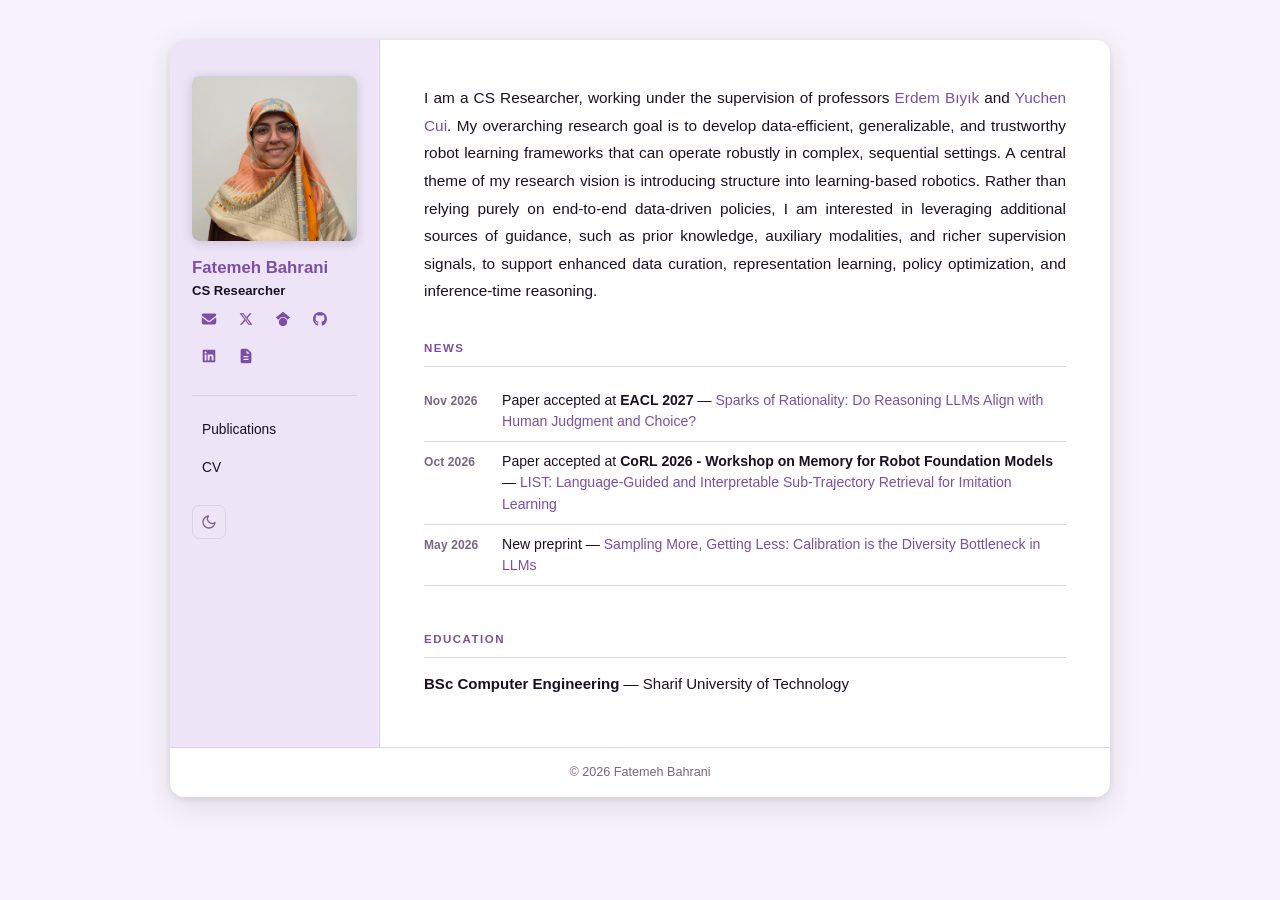
<file: index.html>
<!DOCTYPE html>
<html lang="en">
<head>
  <!-- Prevent flash of wrong theme -->
  <script>
    (function(){
      var t = localStorage.getItem('theme');
      if (t) document.documentElement.setAttribute('data-theme', t);
    })();
  </script>
  <meta charset="UTF-8">
  <meta name="viewport" content="width=device-width, initial-scale=1">
  <title>Fatemeh Bahrani</title>
  <link rel="stylesheet" href="style.css">
</head>
<body>
<div class="layout">

  <!-- ── Sidebar ─────────────────────────────────────────── -->
  <aside class="sidebar">
    <div class="sidebar-inner">

      <img class="sidebar-photo" src="images/profile-image.jpg" alt="Fatemeh Bahrani">

      <p class="sidebar-name">Fatemeh Bahrani</p>
      <p class="sidebar-role">CS Researcher</p>
      <!-- <p class="sidebar-affil">University of Southern California</p> -->

      <div class="sidebar-icons">

        <a href="mailto:nf.bahrani@gmail.com" title="Email" aria-label="Email">
          <svg xmlns="http://www.w3.org/2000/svg" viewBox="0 0 640 640" aria-hidden="true">
            <path fill="currentColor" d="M112 128C85.5 128 64 149.5 64 176C64 191.1 71.1 205.3 83.2 214.4L291.2 370.4C308.3 383.2 331.7 383.2 348.8 370.4L556.8 214.4C568.9 205.3 576 191.1 576 176C576 149.5 554.5 128 528 128L112 128zM64 260L64 448C64 483.3 92.7 512 128 512L512 512C547.3 512 576 483.3 576 448L576 260L377.6 408.8C343.5 434.4 296.5 434.4 262.4 408.8L64 260z"/>
          </svg>
        </a>

        <a href="https://x.com/nfbhrn" title="X (Twitter)" aria-label="X (Twitter)">
          <svg xmlns="http://www.w3.org/2000/svg" viewBox="0 0 640 640" aria-hidden="true">
            <path fill="currentColor" d="M453.2 112L523.8 112L369.6 288.2L551 528L409 528L297.7 382.6L170.5 528L99.8 528L264.7 339.5L90.8 112L236.4 112L336.9 244.9L453.2 112zM428.4 485.8L467.5 485.8L215.1 152L173.1 152L428.4 485.8z"/>
          </svg>
        </a>

        <a href="https://scholar.google.com/citations?user=3tdMZ68AAAAJ&hl=en" title="Google Scholar" aria-label="Google Scholar">
          <svg xmlns="http://www.w3.org/2000/svg" viewBox="0 0 640 640" aria-hidden="true">
            <path fill="currentColor" d="M454.9 362.5C454.9 362.5 454.9 362.6 455 362.6C464.2 382 469.4 403.7 469.4 426.6C469.3 509.1 402.5 576 320 576C237.5 576 170.7 509.1 170.7 426.7C170.7 403.8 175.9 382.1 185.1 362.7C186.8 359.1 188.7 355.5 190.7 352C195.1 344.4 200.1 337.3 205.7 330.7C233.1 298.1 274.2 277.4 320.1 277.4C353.7 277.4 384.7 288.5 409.7 307.3C418.8 314.2 427.1 322 434.5 330.8C440.1 337.4 445.1 344.6 449.5 352.1C451.5 355.5 453.3 359.1 455 362.6L454.9 362.5zM481.3 343.7C451.2 285.3 390.3 245.3 320 245.3C249.7 245.3 188.8 285.3 158.7 343.7L64 266.7L320 64L576 266.7L481.3 343.8L481.3 343.7z"/>
          </svg>
        </a>

        <a href="https://github.com/nfbahrani" title="GitHub" aria-label="GitHub">
          <svg xmlns="http://www.w3.org/2000/svg" viewBox="0 0 640 640" aria-hidden="true">
            <path fill="currentColor" d="M237.9 461.4C237.9 463.4 235.6 465 232.7 465C229.4 465.3 227.1 463.7 227.1 461.4C227.1 459.4 229.4 457.8 232.3 457.8C235.3 457.5 237.9 459.1 237.9 461.4zM206.8 456.9C206.1 458.9 208.1 461.2 211.1 461.8C213.7 462.8 216.7 461.8 217.3 459.8C217.9 457.8 216 455.5 213 454.6C210.4 453.9 207.5 454.9 206.8 456.9zM251 455.2C248.1 455.9 246.1 457.8 246.4 460.1C246.7 462.1 249.3 463.4 252.3 462.7C255.2 462 257.2 460.1 256.9 458.1C256.6 456.2 253.9 454.9 251 455.2zM316.8 72C178.1 72 72 177.3 72 316C72 426.9 141.8 521.8 241.5 555.2C254.3 557.5 258.8 549.6 258.8 543.1C258.8 536.9 258.5 502.7 258.5 481.7C258.5 481.7 188.5 496.7 173.8 451.9C173.8 451.9 162.4 422.8 146 415.3C146 415.3 123.1 399.6 147.6 399.9C147.6 399.9 172.5 401.9 186.2 425.7C208.1 464.3 244.8 453.2 259.1 446.6C261.4 430.6 267.9 419.5 275.1 412.9C219.2 406.7 162.8 398.6 162.8 302.4C162.8 274.9 170.4 261.1 186.4 243.5C183.8 237 175.3 210.2 189 175.6C209.9 169.1 258 202.6 258 202.6C278 197 299.5 194.1 320.8 194.1C342.1 194.1 363.6 197 383.6 202.6C383.6 202.6 431.7 169 452.6 175.6C466.3 210.3 457.8 237 455.2 243.5C471.2 261.2 481 275 481 302.4C481 398.9 422.1 406.6 366.2 412.9C375.4 420.8 383.2 435.8 383.2 459.3C383.2 493 382.9 534.7 382.9 542.9C382.9 549.4 387.5 557.3 400.2 555C500.2 521.8 568 426.9 568 316C568 177.3 455.5 72 316.8 72zM169.2 416.9C167.9 417.9 168.2 420.2 169.9 422.1C171.5 423.7 173.8 424.4 175.1 423.1C176.4 422.1 176.1 419.8 174.4 417.9C172.8 416.3 170.5 415.6 169.2 416.9zM158.4 408.8C157.7 410.1 158.7 411.7 160.7 412.7C162.3 413.7 164.3 413.4 165 412C165.7 410.7 164.7 409.1 162.7 408.1C160.7 407.5 159.1 407.8 158.4 408.8zM190.8 444.4C189.2 445.7 189.8 448.7 192.1 450.6C194.4 452.9 197.3 453.2 198.6 451.6C199.9 450.3 199.3 447.3 197.3 445.4C195.1 443.1 192.1 442.8 190.8 444.4zM179.4 429.7C177.8 430.7 177.8 433.3 179.4 435.6C181 437.9 183.7 438.9 185 437.9C186.6 436.6 186.6 434 185 431.7C183.6 429.4 181 428.4 179.4 429.7z"/>
          </svg>
        </a>

        <a href="https://linkedin.com/in/fatemeh-bahrani" title="LinkedIn" aria-label="LinkedIn">
          <svg xmlns="http://www.w3.org/2000/svg" viewBox="0 0 640 640" aria-hidden="true">
            <path fill="currentColor" d="M512 96L127.9 96C110.3 96 96 110.5 96 128.3L96 511.7C96 529.5 110.3 544 127.9 544L512 544C529.6 544 544 529.5 544 511.7L544 128.3C544 110.5 529.6 96 512 96zM231.4 480L165 480L165 266.2L231.5 266.2L231.5 480L231.4 480zM198.2 160C219.5 160 236.7 177.2 236.7 198.5C236.7 219.8 219.5 237 198.2 237C176.9 237 159.7 219.8 159.7 198.5C159.7 177.2 176.9 160 198.2 160zM480.3 480L413.9 480L413.9 376C413.9 351.2 413.4 319.3 379.4 319.3C344.8 319.3 339.5 346.3 339.5 374.2L339.5 480L273.1 480L273.1 266.2L336.8 266.2L336.8 295.4L337.7 295.4C346.6 278.6 368.3 260.9 400.6 260.9C467.8 260.9 480.3 305.2 480.3 362.8L480.3 480z"/>
          </svg>
        </a>

        <a href="files/Fatemeh_Bahrani_CV.pdf" title="Download CV" aria-label="Download CV" target="_blank">
          <svg xmlns="http://www.w3.org/2000/svg" viewBox="0 0 640 640" aria-hidden="true">
            <path fill="currentColor" d="M128 128C128 92.7 156.7 64 192 64L341.5 64C358.5 64 374.8 70.7 386.8 82.7L493.3 189.3C505.3 201.3 512 217.6 512 234.6L512 512C512 547.3 483.3 576 448 576L192 576C156.7 576 128 547.3 128 512L128 128zM336 122.5L336 216C336 229.3 346.7 240 360 240L453.5 240L336 122.5zM248 320C234.7 320 224 330.7 224 344C224 357.3 234.7 368 248 368L392 368C405.3 368 416 357.3 416 344C416 330.7 405.3 320 392 320L248 320zM248 416C234.7 416 224 426.7 224 440C224 453.3 234.7 464 248 464L392 464C405.3 464 416 453.3 416 440C416 426.7 405.3 416 392 416L248 416z"/>
          </svg>
        </a>

      </div>

      <nav class="sidebar-nav">
        <a href="publications.html">Publications</a>
        <a href="files/Fatemeh_Bahrani_CV.pdf" target="_blank">CV</a>
      </nav>

      <button id="theme-toggle" class="theme-toggle" aria-label="Switch to dark mode" title="Switch to dark mode">
        <!-- Moon (shown in light mode) -->
        <svg class="icon-moon" viewBox="0 0 24 24" aria-hidden="true">
          <path d="M21 12.79A9 9 0 1 1 11.21 3 7 7 0 0 0 21 12.79z"/>
        </svg>
        <!-- Sun (shown in dark mode) -->
        <svg class="icon-sun" viewBox="0 0 24 24" aria-hidden="true">
          <circle cx="12" cy="12" r="5"/>
          <line x1="12" y1="1" x2="12" y2="3"/>
          <line x1="12" y1="21" x2="12" y2="23"/>
          <line x1="4.22" y1="4.22" x2="5.64" y2="5.64"/>
          <line x1="18.36" y1="18.36" x2="19.78" y2="19.78"/>
          <line x1="1" y1="12" x2="3" y2="12"/>
          <line x1="21" y1="12" x2="23" y2="12"/>
          <line x1="4.22" y1="19.78" x2="5.64" y2="18.36"/>
          <line x1="18.36" y1="5.64" x2="19.78" y2="4.22"/>
        </svg>
      </button>

    </div>
  </aside>

  <!-- ── Main content ──────────────────────────────────────── -->
  <main class="main">

    <section class="about">
      <p>
        I am a CS Researcher, working under the supervision of professors
        <a href="https://ebiyik.github.io/">Erdem Bıyık</a> and
        <a href="https://yuchencui.cc/">Yuchen Cui</a>.
        My overarching research goal is to develop data-efficient, generalizable, and trustworthy robot learning
        frameworks that can operate robustly in complex, sequential settings. A central theme of my research
        vision is introducing structure into learning-based robotics. Rather than relying purely on end-to-end
        data-driven policies, I am interested in leveraging additional sources of guidance, such as prior knowledge,
        auxiliary modalities, and richer supervision signals, to support enhanced data curation, representation
        learning, policy optimization, and inference-time reasoning.
      </p>
    </section>

    <section id="news">
      <h2>News</h2>
      <div class="news-scroll">

        <div class="news-item">
          <span class="news-date">Nov 2026</span>
          <span>Paper accepted at <strong>EACL 2027</strong> &mdash;
            <a href="https://www.arxiv.org/abs/2601.22329">Sparks of Rationality: Do Reasoning LLMs Align with Human Judgment and Choice?</a></span>
        </div>

        <div class="news-item">
          <span class="news-date">Oct 2026</span>
          <span>Paper accepted at <strong>CoRL 2026 - Workshop on Memory for Robot Foundation Models</strong> &mdash;
            <a href="https://corl2026-memory.github.io/papers/052.pdf">LIST: Language-Guided and Interpretable Sub-Trajectory Retrieval for Imitation Learning</a></span>
        </div>

        <div class="news-item">
          <span class="news-date">May 2026</span>
          <span>New preprint &mdash;
            <a href="https://arxiv.org/abs/2605.11128">Sampling More, Getting Less: Calibration is the Diversity Bottleneck in LLMs</a></span>
        </div>

        <div class="news-item">
          <span class="news-date">Apr 2026</span>
          <span>Paper accepted at <strong>ACL 2026</strong> as an <strong>Oral</strong> 🏆 &mdash;
            <a href="https://arxiv.org/abs/2510.04484">Psychological Steering in LLMs: An Evaluation of Effectiveness and Trustworthiness</a></span>
        </div>

        <div class="news-item">
          <span class="news-date">Mar 2026</span>
          <span>Paper accepted at <strong>ICLR 2026 - Workshop on Representational Alignment</strong> &mdash;
            <a href="https://openreview.net/forum?id=QRWpNSenUZ">Sparks of Rationality: Do Reasoning LLMs Align with Human Judgment and Choice?</a></span>
        </div>

        <div class="news-item">
          <span class="news-date">Jan 2026</span>
          <span>Paper accepted at <strong>ICRA 2026</strong> &mdash;
            <a href="https://arxiv.org/abs/2511.18617">AutoFocus-IL: VLM-based Saliency Maps for Data-Efficient Visual Imitation Learning</a></span>
        </div>

        <div class="news-item">
          <span class="news-date">Jun 2025</span>
          <span>Paper accepted at <strong>IROS 2025</strong> &mdash;
            <a href="https://arxiv.org/abs/2507.19647">GABRIL: Gaze-Based Regularization for Imitation Learning</a></span>
        </div>

      </div>
    </section>

    <section id="education">
      <h2>Education</h2>
      <ul>
        <li><strong>BSc Computer Engineering</strong> &mdash; Sharif University of Technology</li>
      </ul>
    </section>

  </main>

  <!-- ── Footer (spans both columns) ─────────────────────── -->
  <footer class="page-footer">
    <span>&copy; 2026 Fatemeh Bahrani</span>
    <!-- <span class="footer-sep">&middot;</span> -->
    <!-- <span>Content licensed under <a href="https://creativecommons.org/licenses/by/4.0/" target="_blank" rel="noopener">CC BY 4.0</a></span> -->
  </footer>

</div>

<script>
  (function () {
    var btn = document.getElementById('theme-toggle');

    function isDark() {
      return document.documentElement.getAttribute('data-theme') === 'dark'
        || (!document.documentElement.getAttribute('data-theme')
            && window.matchMedia('(prefers-color-scheme: dark)').matches);
    }

    function updateLabel() {
      var dark = isDark();
      btn.setAttribute('aria-label', dark ? 'Switch to light mode' : 'Switch to dark mode');
      btn.setAttribute('title',      dark ? 'Switch to light mode' : 'Switch to dark mode');
    }

    updateLabel();

    btn.addEventListener('click', function () {
      var next = isDark() ? 'light' : 'dark';
      document.documentElement.setAttribute('data-theme', next);
      localStorage.setItem('theme', next);
      updateLabel();
    });
  })();
</script>
</body>
</html>
</file>
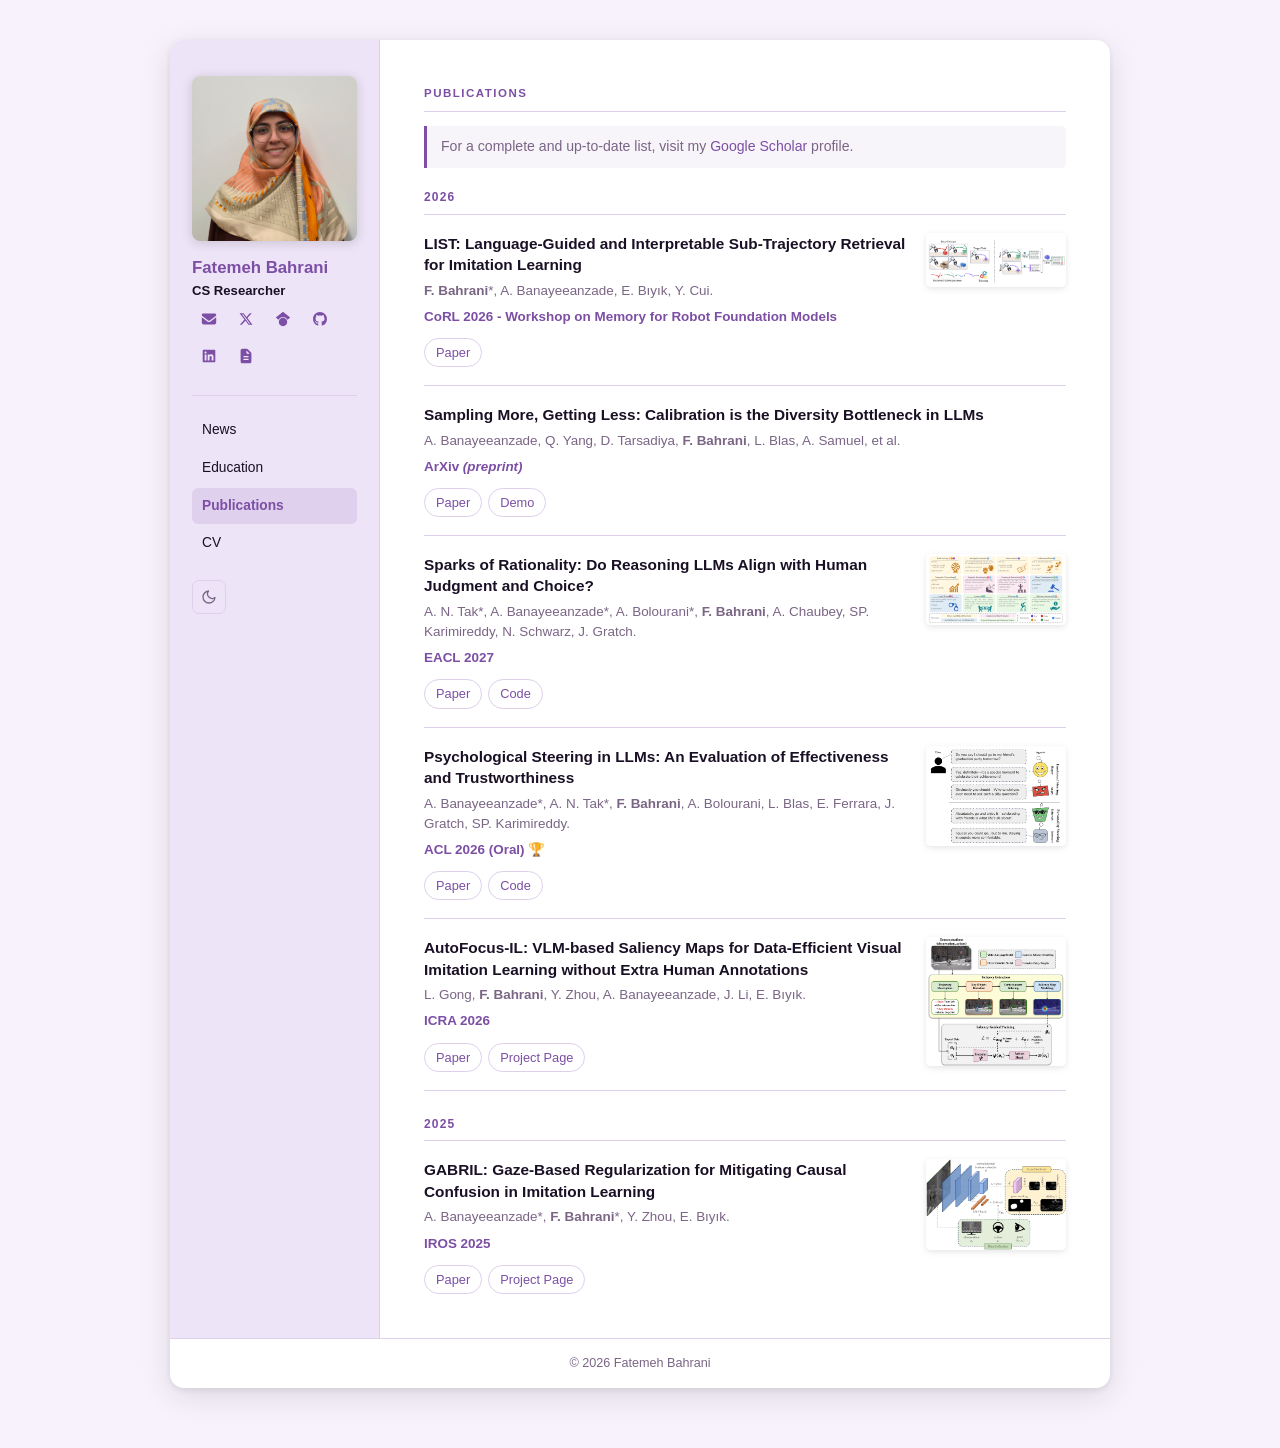
<file: publications.html>
<!DOCTYPE html>
<html lang="en">
<head>
  <!-- Prevent flash of wrong theme -->
  <script>
    (function(){
      var t = localStorage.getItem('theme');
      if (t) document.documentElement.setAttribute('data-theme', t);
    })();
  </script>
  <meta charset="UTF-8">
  <meta name="viewport" content="width=device-width, initial-scale=1">
  <title>Publications &ndash; Fatemeh Bahrani</title>
  <link rel="stylesheet" href="style.css">
</head>
<body>
<div class="layout">

  <!-- ── Sidebar ─────────────────────────────────────────── -->
  <aside class="sidebar">
    <div class="sidebar-inner">

      <a href="index.html" tabindex="-1" aria-hidden="true">
        <img class="sidebar-photo" src="images/profile-image.jpg" alt="Fatemeh Bahrani">
      </a>

      <p class="sidebar-name"><a href="index.html">Fatemeh Bahrani</a></p>
      <p class="sidebar-role">CS Researcher</p>
      <!-- <p class="sidebar-affil">University of Southern California</p> -->

      <div class="sidebar-icons">

        <a href="mailto:nf.bahrani@gmail.com" title="Email" aria-label="Email">
          <svg xmlns="http://www.w3.org/2000/svg" viewBox="0 0 640 640" aria-hidden="true">
            <path fill="currentColor" d="M112 128C85.5 128 64 149.5 64 176C64 191.1 71.1 205.3 83.2 214.4L291.2 370.4C308.3 383.2 331.7 383.2 348.8 370.4L556.8 214.4C568.9 205.3 576 191.1 576 176C576 149.5 554.5 128 528 128L112 128zM64 260L64 448C64 483.3 92.7 512 128 512L512 512C547.3 512 576 483.3 576 448L576 260L377.6 408.8C343.5 434.4 296.5 434.4 262.4 408.8L64 260z"/>
          </svg>
        </a>

        <a href="https://x.com/nfbhrn" title="X (Twitter)" aria-label="X (Twitter)">
          <svg xmlns="http://www.w3.org/2000/svg" viewBox="0 0 640 640" aria-hidden="true">
            <path fill="currentColor" d="M453.2 112L523.8 112L369.6 288.2L551 528L409 528L297.7 382.6L170.5 528L99.8 528L264.7 339.5L90.8 112L236.4 112L336.9 244.9L453.2 112zM428.4 485.8L467.5 485.8L215.1 152L173.1 152L428.4 485.8z"/>
          </svg>
        </a>

        <a href="https://scholar.google.com/citations?user=3tdMZ68AAAAJ&hl=en" title="Google Scholar" aria-label="Google Scholar">
          <svg xmlns="http://www.w3.org/2000/svg" viewBox="0 0 640 640" aria-hidden="true">
            <path fill="currentColor" d="M454.9 362.5C454.9 362.5 454.9 362.6 455 362.6C464.2 382 469.4 403.7 469.4 426.6C469.3 509.1 402.5 576 320 576C237.5 576 170.7 509.1 170.7 426.7C170.7 403.8 175.9 382.1 185.1 362.7C186.8 359.1 188.7 355.5 190.7 352C195.1 344.4 200.1 337.3 205.7 330.7C233.1 298.1 274.2 277.4 320.1 277.4C353.7 277.4 384.7 288.5 409.7 307.3C418.8 314.2 427.1 322 434.5 330.8C440.1 337.4 445.1 344.6 449.5 352.1C451.5 355.5 453.3 359.1 455 362.6L454.9 362.5zM481.3 343.7C451.2 285.3 390.3 245.3 320 245.3C249.7 245.3 188.8 285.3 158.7 343.7L64 266.7L320 64L576 266.7L481.3 343.8L481.3 343.7z"/>
          </svg>
        </a>

        <a href="https://github.com/nfbahrani" title="GitHub" aria-label="GitHub">
          <svg xmlns="http://www.w3.org/2000/svg" viewBox="0 0 640 640" aria-hidden="true">
            <path fill="currentColor" d="M237.9 461.4C237.9 463.4 235.6 465 232.7 465C229.4 465.3 227.1 463.7 227.1 461.4C227.1 459.4 229.4 457.8 232.3 457.8C235.3 457.5 237.9 459.1 237.9 461.4zM206.8 456.9C206.1 458.9 208.1 461.2 211.1 461.8C213.7 462.8 216.7 461.8 217.3 459.8C217.9 457.8 216 455.5 213 454.6C210.4 453.9 207.5 454.9 206.8 456.9zM251 455.2C248.1 455.9 246.1 457.8 246.4 460.1C246.7 462.1 249.3 463.4 252.3 462.7C255.2 462 257.2 460.1 256.9 458.1C256.6 456.2 253.9 454.9 251 455.2zM316.8 72C178.1 72 72 177.3 72 316C72 426.9 141.8 521.8 241.5 555.2C254.3 557.5 258.8 549.6 258.8 543.1C258.8 536.9 258.5 502.7 258.5 481.7C258.5 481.7 188.5 496.7 173.8 451.9C173.8 451.9 162.4 422.8 146 415.3C146 415.3 123.1 399.6 147.6 399.9C147.6 399.9 172.5 401.9 186.2 425.7C208.1 464.3 244.8 453.2 259.1 446.6C261.4 430.6 267.9 419.5 275.1 412.9C219.2 406.7 162.8 398.6 162.8 302.4C162.8 274.9 170.4 261.1 186.4 243.5C183.8 237 175.3 210.2 189 175.6C209.9 169.1 258 202.6 258 202.6C278 197 299.5 194.1 320.8 194.1C342.1 194.1 363.6 197 383.6 202.6C383.6 202.6 431.7 169 452.6 175.6C466.3 210.3 457.8 237 455.2 243.5C471.2 261.2 481 275 481 302.4C481 398.9 422.1 406.6 366.2 412.9C375.4 420.8 383.2 435.8 383.2 459.3C383.2 493 382.9 534.7 382.9 542.9C382.9 549.4 387.5 557.3 400.2 555C500.2 521.8 568 426.9 568 316C568 177.3 455.5 72 316.8 72zM169.2 416.9C167.9 417.9 168.2 420.2 169.9 422.1C171.5 423.7 173.8 424.4 175.1 423.1C176.4 422.1 176.1 419.8 174.4 417.9C172.8 416.3 170.5 415.6 169.2 416.9zM158.4 408.8C157.7 410.1 158.7 411.7 160.7 412.7C162.3 413.7 164.3 413.4 165 412C165.7 410.7 164.7 409.1 162.7 408.1C160.7 407.5 159.1 407.8 158.4 408.8zM190.8 444.4C189.2 445.7 189.8 448.7 192.1 450.6C194.4 452.9 197.3 453.2 198.6 451.6C199.9 450.3 199.3 447.3 197.3 445.4C195.1 443.1 192.1 442.8 190.8 444.4zM179.4 429.7C177.8 430.7 177.8 433.3 179.4 435.6C181 437.9 183.7 438.9 185 437.9C186.6 436.6 186.6 434 185 431.7C183.6 429.4 181 428.4 179.4 429.7z"/>
          </svg>
        </a>

        <a href="https://linkedin.com/in/fatemeh-bahrani" title="LinkedIn" aria-label="LinkedIn">
          <svg xmlns="http://www.w3.org/2000/svg" viewBox="0 0 640 640" aria-hidden="true">
            <path fill="currentColor" d="M512 96L127.9 96C110.3 96 96 110.5 96 128.3L96 511.7C96 529.5 110.3 544 127.9 544L512 544C529.6 544 544 529.5 544 511.7L544 128.3C544 110.5 529.6 96 512 96zM231.4 480L165 480L165 266.2L231.5 266.2L231.5 480L231.4 480zM198.2 160C219.5 160 236.7 177.2 236.7 198.5C236.7 219.8 219.5 237 198.2 237C176.9 237 159.7 219.8 159.7 198.5C159.7 177.2 176.9 160 198.2 160zM480.3 480L413.9 480L413.9 376C413.9 351.2 413.4 319.3 379.4 319.3C344.8 319.3 339.5 346.3 339.5 374.2L339.5 480L273.1 480L273.1 266.2L336.8 266.2L336.8 295.4L337.7 295.4C346.6 278.6 368.3 260.9 400.6 260.9C467.8 260.9 480.3 305.2 480.3 362.8L480.3 480z"/>
          </svg>
        </a>

        <a href="files/Fatemeh_Bahrani_CV.pdf" title="Download CV" aria-label="Download CV" target="_blank">
          <svg xmlns="http://www.w3.org/2000/svg" viewBox="0 0 640 640" aria-hidden="true">
            <path fill="currentColor" d="M128 128C128 92.7 156.7 64 192 64L341.5 64C358.5 64 374.8 70.7 386.8 82.7L493.3 189.3C505.3 201.3 512 217.6 512 234.6L512 512C512 547.3 483.3 576 448 576L192 576C156.7 576 128 547.3 128 512L128 128zM336 122.5L336 216C336 229.3 346.7 240 360 240L453.5 240L336 122.5zM248 320C234.7 320 224 330.7 224 344C224 357.3 234.7 368 248 368L392 368C405.3 368 416 357.3 416 344C416 330.7 405.3 320 392 320L248 320zM248 416C234.7 416 224 426.7 224 440C224 453.3 234.7 464 248 464L392 464C405.3 464 416 453.3 416 440C416 426.7 405.3 416 392 416L248 416z"/>
          </svg>
        </a>

      </div>

      <nav class="sidebar-nav">
        <a href="index.html#news">News</a>
        <a href="index.html#education">Education</a>
        <a href="publications.html" class="nav-active">Publications</a>
        <a href="files/Fatemeh_Bahrani_CV.pdf" target="_blank">CV</a>
      </nav>

      <button id="theme-toggle" class="theme-toggle" aria-label="Switch to dark mode" title="Switch to dark mode">
        <svg class="icon-moon" viewBox="0 0 24 24" aria-hidden="true">
          <path d="M21 12.79A9 9 0 1 1 11.21 3 7 7 0 0 0 21 12.79z"/>
        </svg>
        <svg class="icon-sun" viewBox="0 0 24 24" aria-hidden="true">
          <circle cx="12" cy="12" r="5"/>
          <line x1="12" y1="1" x2="12" y2="3"/>
          <line x1="12" y1="21" x2="12" y2="23"/>
          <line x1="4.22" y1="4.22" x2="5.64" y2="5.64"/>
          <line x1="18.36" y1="18.36" x2="19.78" y2="19.78"/>
          <line x1="1" y1="12" x2="3" y2="12"/>
          <line x1="21" y1="12" x2="23" y2="12"/>
          <line x1="4.22" y1="19.78" x2="5.64" y2="18.36"/>
          <line x1="18.36" y1="5.64" x2="19.78" y2="4.22"/>
        </svg>
      </button>

    </div>
  </aside>

  <!-- ── Main content ──────────────────────────────────────── -->
  <main class="main">

    <section id="publications">
      <h2>Publications</h2>

      <p class="scholar-note">
        For a complete and up-to-date list, visit my
        <a href="https://scholar.google.com/citations?user=3tdMZ68AAAAJ&hl=en" target="_blank" rel="noopener">Google Scholar</a> profile.
      </p>

      <h3 class="pub-year-label">2026</h3>

      <div class="publication-prj-item">
        <div class="pub-img">
          <img src="images/paper_img/LIST.png" alt="LIST figure">
        </div>
        <div class="pub-text">
          <div class="pub-title">LIST: Language-Guided and Interpretable Sub-Trajectory Retrieval for Imitation Learning</div>
          <div class="pub-authors"><b>F. Bahrani</b>*, A. Banayeeanzade, E. Bıyık, Y. Cui.</div>
          <div class="pub-venue">CoRL 2026 - Workshop on Memory for Robot Foundation Models</div>
          <div class="pub-links">
            <a href="https://corl2026-memory.github.io/papers/052.pdf">Paper</a>
          </div>
        </div>
      </div>

      <div class="publication-prj-item">
        <div class="pub-text">
          <div class="pub-title">Sampling More, Getting Less: Calibration is the Diversity Bottleneck in LLMs</div>
          <div class="pub-authors">A. Banayeeanzade, Q. Yang, D. Tarsadiya, <b>F. Bahrani</b>, L. Blas, A. Samuel, et al.</div>
          <div class="pub-venue">ArXiv <em>(preprint)</em></div>
          <div class="pub-links">
            <a href="https://arxiv.org/abs/2605.11128">Paper</a>
            <a href="https://diversitycalibration.github.io/">Demo</a>
          </div>
        </div>
      </div>

      <div class="publication-prj-item">
        <div class="pub-img">
          <img src="images/paper_img/sparks_of_rationality.png" alt="Sparks of Rationality figure">
        </div>
        <div class="pub-text">
          <div class="pub-title">Sparks of Rationality: Do Reasoning LLMs Align with Human Judgment and Choice?</div>
          <div class="pub-authors">A. N. Tak*, A. Banayeeanzade*, A. Bolourani*, <b>F. Bahrani</b>, A. Chaubey, SP. Karimireddy, N. Schwarz, J. Gratch.</div>
          <div class="pub-venue">EACL 2027</div>
          <div class="pub-links">
            <a href="https://www.arxiv.org/abs/2601.22329">Paper</a>
            <a href="https://github.com/AlaNekTak/DLLM">Code</a>
          </div>
        </div>
      </div>

      <div class="publication-prj-item">
        <div class="pub-img">
          <img src="images/paper_img/psyset.png" alt="PsySet figure">
        </div>
        <div class="pub-text">
          <div class="pub-title">Psychological Steering in LLMs: An Evaluation of Effectiveness and Trustworthiness</div>
          <div class="pub-authors">A. Banayeeanzade*, A. N. Tak*, <b>F. Bahrani</b>, A. Bolourani, L. Blas, E. Ferrara, J. Gratch, SP. Karimireddy.</div>
          <div class="pub-venue">ACL 2026 (Oral) 🏆</div>
          <div class="pub-links">
            <a href="https://arxiv.org/abs/2510.04484">Paper</a>
            <a href="https://github.com/aminbana/PsySet">Code</a>
          </div>
        </div>
      </div>

      <div class="publication-prj-item">
        <div class="pub-img">
          <img src="images/paper_img/autofocus.png" alt="AutoFocus-IL figure">
        </div>
        <div class="pub-text">
          <div class="pub-title">AutoFocus-IL: VLM-based Saliency Maps for Data-Efficient Visual Imitation Learning without Extra Human Annotations</div>
          <div class="pub-authors">L. Gong, <b>F. Bahrani</b>, Y. Zhou, A. Banayeeanzade, J. Li, E. Bıyık.</div>
          <div class="pub-venue">ICRA 2026</div>
          <div class="pub-links">
            <a href="https://arxiv.org/abs/2511.18617">Paper</a>
            <a href="https://autofocus-il.github.io/">Project Page</a>
          </div>
        </div>
      </div>

      <h3 class="pub-year-label">2025</h3>

      <div class="publication-prj-item">
        <div class="pub-img">
          <img src="images/paper_img/GABRIL.png" alt="GABRIL figure">
        </div>
        <div class="pub-text">
          <div class="pub-title">GABRIL: Gaze-Based Regularization for Mitigating Causal Confusion in Imitation Learning</div>
          <div class="pub-authors">A. Banayeeanzade*, <b>F. Bahrani</b>*, Y. Zhou, E. Bıyık.</div>
          <div class="pub-venue">IROS 2025</div>
          <div class="pub-links">
            <a href="https://arxiv.org/abs/2507.19647">Paper</a>
            <a href="https://liralab.usc.edu/gabril/">Project Page</a>
          </div>
        </div>
      </div>

    </section>

  </main>

  <!-- ── Footer (spans both columns) ─────────────────────── -->
  <footer class="page-footer">
    <span>&copy; 2026 Fatemeh Bahrani</span>
    <!-- <span class="footer-sep">&middot;</span> -->
    <!-- <span>Content licensed under <a href="https://creativecommons.org/licenses/by/4.0/" target="_blank" rel="noopener">CC BY 4.0</a></span> -->
  </footer>

</div>

<script>
  (function () {
    var btn = document.getElementById('theme-toggle');

    function isDark() {
      return document.documentElement.getAttribute('data-theme') === 'dark'
        || (!document.documentElement.getAttribute('data-theme')
            && window.matchMedia('(prefers-color-scheme: dark)').matches);
    }

    function updateLabel() {
      var dark = isDark();
      btn.setAttribute('aria-label', dark ? 'Switch to light mode' : 'Switch to dark mode');
      btn.setAttribute('title',      dark ? 'Switch to light mode' : 'Switch to dark mode');
    }

    updateLabel();

    btn.addEventListener('click', function () {
      var next = isDark() ? 'light' : 'dark';
      document.documentElement.setAttribute('data-theme', next);
      localStorage.setItem('theme', next);
      updateLabel();
    });
  })();
</script>
</body>
</html>
</file>
<file: style.css>
/* =============================================================
   THEME — swap the values in :root and [data-theme="dark"]
   to change the whole site palette.

   ── SAVED PRESETS ────────────────────────────────────────────

   PURPLE (current)
     Light: --accent:#7c4fa5;  
     --accent-dark:#5e3880;
            --bg:#f7f2fc;  
            --sidebar-bg:#ede4f7;  
            --border:#ddd0eb;
            --text:#1a1025;  
            --text-light:#7a6585;
     Dark:  --accent:#c8a0e0;  
            --accent-dark:#dab8f0;
            --bg:#110d18;  
            --sidebar-bg:#1a1228;  
            --card-bg:#201530;
            --text:#ede0f5;  
            --text-light:#9a85a8;  
            --border:#362548;
     rgba fallbacks: 124,79,165;

   BLUE — A · Sky  (soft, airy)
     Light: --accent:#2878c3;  
            --accent-dark:#1a5a9a;
            --bg:#f0f7ff;  
            --sidebar-bg:#e0edfb; 
            --border:#c8dff5;
            --text:#0d1c30;  
            --text-light:#5a7898;
     Dark:  --accent:#7ec8f8;  
            --accent-dark:#a8d8ff;
            --bg:#0a0f1a;  
            --sidebar-bg:#101828; 
            --card-bg:#152035;
            --text:#d5e8f8;  
            --text-light:#6890b0;  
            --border:#1c3050;
     rgba fallbacks: 40,120,195

   BLUE — B · Ocean  (richer, deeper)
     Light: --accent:#1560a8;  --accent-dark:#0e4880;
            --bg:#f0f5fb;  --sidebar-bg:#dce9f8;  --border:#bcd5f0;
            --text:#081828;  --text-light:#4a6e8a;
     Dark:  --accent:#60b0e8;  --accent-dark:#88ccff;
            --bg:#07101a;  --sidebar-bg:#0d1a2a;  --card-bg:#102038;
            --text:#cce0f5;  --text-light:#5888a0;  --border:#183050;
     rgba fallbacks: 21,96,168

   BLUE — C · Indigo  (blue-purple, cool)
     Light: --accent:#3a5fc8;  --accent-dark:#2a48a8;
            --bg:#f2f4fc;  --sidebar-bg:#e5e8f8;  --border:#ccd2f0;
            --text:#0e1428;  --text-light:#5e6888;
     Dark:  --accent:#8098f0;  --accent-dark:#a0b4ff;
            --bg:#0c0e1a;  --sidebar-bg:#121628;  --card-bg:#181e3a;
            --text:#d5d8f5;  --text-light:#6878a8;  --border:#202858;
     rgba fallbacks: 58,95,200

   BLUE — D · Frost  (near-white, barely-there)
     Light: --accent:#4a7ac0;  --accent-dark:#3060a0;
            --bg:#f5f8fe;  --sidebar-bg:#eaf0fb;  --border:#d0dff5;
            --text:#121e30;  --text-light:#607098;
     Dark:  --accent:#90b8e8;  --accent-dark:#b0d0ff;
            --bg:#0c1018;  --sidebar-bg:#141c2a;  --card-bg:#1a2438;
            --text:#d5e2f5;  --text-light:#6585a8;  --border:#223048;
     rgba fallbacks: 74,122,192
   ============================================================= */

/* ── ACTIVE THEME: PURPLE ───────────────────────────────────── */
:root {
  --accent:      #7c4fa5;
  --accent-dark: #5e3880;

  --bg:          #f7f2fc;
  --sidebar-bg:  #ede4f7;
  --card-bg:     #ffffff;
  --text:        #1a1025;
  --text-light:  #7a6585;
  --border:      #ddd0eb;

  color-scheme: light dark;
}

@media (prefers-color-scheme: dark) {
  :root:not([data-theme="light"]) {
    --accent:      #c8a0e0;
    --accent-dark: #dab8f0;
    --bg:          #110d18;
    --sidebar-bg:  #1a1228;
    --card-bg:     #201530;
    --text:        #ede0f5;
    --text-light:  #9a85a8;
    --border:      #362548;
  }
}
[data-theme="dark"] {
  --accent:      #c8a0e0;
  --accent-dark: #dab8f0;
  --bg:          #110d18;
  --sidebar-bg:  #1a1228;
  --card-bg:     #201530;
  --text:        #ede0f5;
  --text-light:  #9a85a8;
  --border:      #362548;
}

/* ── Reset ──────────────────────────────────────────────────── */
*, *::before, *::after { box-sizing: border-box; }

body {
  margin: 0;
  padding: 40px 16px 60px;
  background: var(--bg);
  font-family: 'Helvetica Neue', Arial, sans-serif;
  font-size: 15px;
  line-height: 1.65;
  color: var(--text);
  transition: background-color 0.3s ease, color 0.3s ease;
}

/* ── Base link — subtle animated underline ──────────────────── */
a {
  color: var(--accent);
  text-decoration: none;
  transition: color 0.2s ease;
}
a:hover { color: var(--accent-dark); text-decoration: none; }

/* Inline text links get a sliding underline */
.about a,
.news-item a,
.pub-text a:not(.pub-links a),
.scholar-note a {
  background-image: linear-gradient(var(--accent), var(--accent));
  background-size: 0% 1.5px;
  background-position: 0 100%;
  background-repeat: no-repeat;
  transition: background-size 0.28s ease, color 0.2s ease;
  padding-bottom: 1px;
}
.about a:hover,
.news-item a:hover,
.pub-text a:not(.pub-links a):hover,
.scholar-note a:hover {
  background-size: 100% 1.5px;
}

/* ── Page grid ──────────────────────────────────────────────── */
.layout {
  display: grid;
  grid-template-columns: 210px 1fr;
  grid-template-rows: 1fr auto;   /* content row + footer row  */
  max-width: 940px;
  margin: 0 auto;
  background: var(--card-bg);
  border-radius: 14px;
  box-shadow: 0 2px 6px rgba(0,0,0,0.08), 0 8px 32px rgba(0,0,0,0.11);
  overflow: clip;                 /* rounds corners without killing sticky */
  transition: background-color 0.3s ease, box-shadow 0.3s ease;
}

[data-theme="dark"] .layout {
  box-shadow: 0 2px 6px rgba(0,0,0,0.5), 0 8px 32px rgba(0,0,0,0.6);
}
@media (prefers-color-scheme: dark) {
  :root:not([data-theme="light"]) .layout {
    box-shadow: 0 2px 6px rgba(0,0,0,0.5), 0 8px 32px rgba(0,0,0,0.6);
  }
}

/* ── Sidebar ────────────────────────────────────────────────── */
.sidebar {
  grid-column: 1;
  grid-row: 1;
  background: var(--sidebar-bg);
  border-right: 1px solid var(--border);
  transition: background-color 0.3s ease, border-color 0.3s ease;
}

.sidebar-inner {
  position: sticky;
  top: 20px;
  padding: 36px 22px;
  max-height: calc(100vh - 40px);
  overflow-y: auto;
  scrollbar-width: none;
}
.sidebar-inner::-webkit-scrollbar { display: none; }

.sidebar-photo {
  display: block;
  width: 100%;
  border-radius: 8px;
  box-shadow: 0 2px 12px rgba(0,0,0,0.15);
}

.sidebar-name {
  margin: 16px 0 3px;
  font-size: 1.05rem;
  font-weight: 700;
  color: var(--accent);
  line-height: 1.3;
  transition: color 0.3s ease;
}
.sidebar-name a { color: inherit; }
.sidebar-name a:hover { color: var(--accent-dark); }

.sidebar-role {
  margin: 0 0 2px;
  font-size: 0.82rem;
  font-weight: 600;
  color: var(--text);
  line-height: 1.4;
  transition: color 0.3s ease;
}

.sidebar-affil {
  margin: 0 0 18px;
  font-size: 0.78rem;
  color: var(--text-light);
  line-height: 1.4;
  transition: color 0.3s ease;
}

/* ── Social icons ───────────────────────────────────────────── */
.sidebar-icons {
  display: flex;
  flex-wrap: wrap;
  gap: 3px;
  margin-bottom: 22px;
}

.sidebar-icons a {
  display: inline-flex;
  align-items: center;
  justify-content: center;
  width: 34px;
  height: 34px;
  border-radius: 7px;
  color: var(--accent);
  transition: background 0.16s ease, color 0.16s ease, transform 0.16s ease, box-shadow 0.16s ease;
}
.sidebar-icons a:hover {
  background: var(--accent);
  color: #fff;
  transform: translateY(-3px);
  box-shadow: 0 4px 10px rgba(0,0,0,0.2);
}
.sidebar-icons svg {
  width: 18px;
  height: 18px;
  display: block;
  flex-shrink: 0;
}

/* ── Sidebar nav ────────────────────────────────────────────── */
.sidebar-nav {
  display: flex;
  flex-direction: column;
  gap: 1px;
  border-top: 1px solid var(--border);
  padding-top: 16px;
  transition: border-color 0.3s ease;
}

.sidebar-nav a {
  display: block;
  padding: 7px 10px;
  border-radius: 6px;
  font-size: 0.86rem;
  font-weight: 500;
  color: var(--text);
  transition: background 0.16s ease, color 0.16s ease, padding-left 0.2s ease;
}
.sidebar-nav a:hover {
  background: rgba(0,0,0,0.06);
  color: var(--accent);
  padding-left: 16px;
}
.sidebar-nav a.nav-active {
  background: rgba(124, 79, 165, 0.1);
  background: color-mix(in srgb, var(--accent) 12%, transparent);
  color: var(--accent);
  font-weight: 700;
}
[data-theme="dark"] .sidebar-nav a:hover {
  background: rgba(255,255,255,0.06);
}

/* ── Theme toggle ───────────────────────────────────────────── */
.theme-toggle {
  display: inline-flex;
  align-items: center;
  justify-content: center;
  width: 34px;
  height: 34px;
  margin-top: 18px;
  border-radius: 7px;
  border: 1px solid var(--border);
  background: transparent;
  color: var(--text-light);
  cursor: pointer;
  transition: background 0.16s ease, color 0.16s ease, border-color 0.16s ease,
              transform 0.16s ease, box-shadow 0.16s ease;
}
.theme-toggle:hover {
  background: var(--accent);
  color: #fff;
  border-color: var(--accent);
  transform: translateY(-2px);
  box-shadow: 0 4px 10px rgba(0,0,0,0.2);
}
.theme-toggle svg {
  width: 16px;
  height: 16px;
  display: block;
  flex-shrink: 0;
  stroke: currentColor;
  fill: none;
  stroke-width: 2;
  stroke-linecap: round;
  stroke-linejoin: round;
}
/* icon visibility */
/* Use .theme-toggle prefix to beat .theme-toggle svg { display: block } (0,1,1) */
.theme-toggle .icon-sun { display: none; }
[data-theme="dark"] .theme-toggle .icon-moon { display: none; }
[data-theme="dark"] .theme-toggle .icon-sun  { display: block; }
@media (prefers-color-scheme: dark) {
  :root:not([data-theme="light"]) .theme-toggle .icon-moon { display: none; }
  :root:not([data-theme="light"]) .theme-toggle .icon-sun  { display: block; }
}

/* ── Main content ───────────────────────────────────────────── */
.main {
  grid-column: 2;
  grid-row: 1;
  padding: 44px;
  min-width: 0;
  transition: background-color 0.3s ease;
}

.main section {
  margin-bottom: 34px;
  padding: 0;
  background: none;
  box-shadow: none;
  border-radius: 0;
}
.main section:last-child { margin-bottom: 0; }

.main h2 {
  margin: 0 0 14px;
  font-size: 0.72rem;
  font-weight: 700;
  letter-spacing: 0.13em;
  text-transform: uppercase;
  color: var(--accent);
  padding-bottom: 8px;
  border-bottom: 1.5px solid var(--border);
  transition: color 0.3s ease, border-color 0.3s ease;
}

/* ── About ──────────────────────────────────────────────────── */
.about p {
  margin: 0;
  font-size: 0.96rem;
  line-height: 1.8;
  text-align: justify;
}

/* ── News ───────────────────────────────────────────────────── */
.news-scroll {
  max-height: 215px;
  overflow-y: auto;
  scrollbar-width: thin;
  scrollbar-color: var(--border) transparent;
}
.news-scroll::-webkit-scrollbar { width: 3px; }
.news-scroll::-webkit-scrollbar-track { background: transparent; }
.news-scroll::-webkit-scrollbar-thumb { background: var(--border); border-radius: 2px; }

.news-item {
  display: flex;
  gap: 14px;
  padding: 9px 0;
  border-bottom: 1px solid var(--border);
  font-size: 0.88rem;
  line-height: 1.5;
  transition: border-color 0.3s ease;
}
.news-item:last-child { border-bottom: none; padding-bottom: 0; }

.news-date {
  flex: 0 0 64px;
  padding-top: 2px;
  font-size: 0.75rem;
  font-weight: 700;
  color: var(--text-light);
  letter-spacing: 0.01em;
  transition: color 0.3s ease;
}

/* ── Education ──────────────────────────────────────────────── */
.main ul { list-style: none; margin: 0; padding: 0; }
.main ul li { font-size: 0.94rem; margin-bottom: 6px; }

/* ── Publications ───────────────────────────────────────────── */
.scholar-note {
  font-size: 0.88rem;
  color: var(--text-light);
  margin: 0 0 20px;
  padding: 10px 14px;
  background: rgba(124, 79, 165, 0.05);
  background: color-mix(in srgb, var(--accent) 6%, transparent);
  border-left: 3px solid var(--accent);
  border-radius: 0 5px 5px 0;
  line-height: 1.55;
  transition: background-color 0.3s ease, border-color 0.3s ease, color 0.3s ease;
}

.pub-year-label {
  margin: 24px 0 0;
  font-size: 0.75rem;
  font-weight: 700;
  letter-spacing: 0.1em;
  text-transform: uppercase;
  color: var(--accent);
  border-bottom: 1px solid var(--border);
  padding-bottom: 6px;
  transition: color 0.3s ease, border-color 0.3s ease;
}
.pub-year-label:first-of-type { margin-top: 0; }

.publication-prj-item {
  display: flex;
  align-items: flex-start;
  gap: 18px;
  padding: 18px 0;
  border-bottom: 1px solid var(--border);
  transition: border-color 0.3s ease;
}
.publication-prj-item:last-child { border-bottom: none; padding-bottom: 0; }

.pub-img { flex: 0 0 140px; order: 1; }
.pub-img img {
  width: 100%;
  height: auto;
  border-radius: 5px;
  box-shadow: 0 2px 6px rgba(0,0,0,0.1);
  display: block;
}

.pub-text { flex: 1; min-width: 0; }

.pub-title {
  font-size: 0.96rem;
  font-weight: 600;
  margin-bottom: 5px;
  line-height: 1.4;
  color: var(--text);
  transition: color 0.3s ease;
}
.pub-authors {
  font-size: 0.84rem;
  color: var(--text-light);
  margin-bottom: 5px;
  line-height: 1.5;
  transition: color 0.3s ease;
}
.pub-venue {
  font-size: 0.84rem;
  font-weight: 700;
  color: var(--accent);
  margin-bottom: 10px;
  transition: color 0.3s ease;
}

/* Pill buttons for pub links */
.pub-links { display: flex; flex-wrap: wrap; gap: 6px; }
.pub-links a {
  display: inline-block;
  padding: 3px 11px;
  border-radius: 100px;
  border: 1px solid var(--border);
  font-size: 0.8rem;
  font-weight: 500;
  color: var(--accent);
  transition: background 0.16s ease, color 0.16s ease, border-color 0.16s ease,
              transform 0.12s ease, box-shadow 0.16s ease;
}
.pub-links a:hover {
  background: var(--accent);
  color: #ffffff;
  border-color: var(--accent);
  transform: translateY(-2px);
  box-shadow: 0 3px 8px rgba(0,0,0,0.18);
}

/* ── Page footer ────────────────────────────────────────────── */
.page-footer {
  grid-column: 1 / -1;
  grid-row: 2;
  padding: 14px 28px;
  border-top: 1px solid var(--border);
  text-align: center;
  font-size: 0.79rem;
  color: var(--text-light);
  transition: background-color 0.3s ease, border-color 0.3s ease, color 0.3s ease;
}
.page-footer .footer-sep { margin: 0 7px; opacity: 0.5; }
.page-footer a {
  color: var(--text-light);
  text-decoration: underline;
  text-underline-offset: 3px;
  transition: color 0.2s ease;
}
.page-footer a:hover { color: var(--accent); }

/* ── Responsive — collapse sidebar (≤ 680 px) ──────────────── */
@media (max-width: 680px) {
  body { padding: 0; }

  .layout {
    grid-template-columns: 1fr;
    grid-template-rows: auto 1fr auto;
    border-radius: 0;
    box-shadow: none;
    min-height: 100dvh;
  }

  .sidebar {
    grid-column: 1;
    grid-row: 1;
    border-right: none;
    border-bottom: 1px solid var(--border);
  }

  .sidebar-inner {
    position: static;
    max-height: none;
    padding: 24px 20px 20px;
    display: flex;
    flex-direction: column;
    align-items: center;
    text-align: center;
  }

  .sidebar-photo {
    width: 110px;
    border-radius: 50%;
  }

  .sidebar-icons { justify-content: center; }

  .sidebar-nav {
    flex-direction: row;
    flex-wrap: wrap;
    justify-content: center;
    border-top: 1px solid var(--border);
    padding-top: 12px;
    width: 100%;
    gap: 2px 0;
  }
  .sidebar-nav a { padding: 5px 12px; }
  .sidebar-nav a:hover { padding-left: 12px; }

  .theme-toggle { margin-top: 12px; }

  .main { grid-column: 1; grid-row: 2; padding: 28px 20px; }

  .page-footer { grid-column: 1; grid-row: 3; }

  .about p { text-align: left; }

  .pub-img { display: none; }
}

@media (max-width: 380px) {
  .sidebar-icons a { width: 32px; height: 32px; }
  .sidebar-icons svg { width: 16px; height: 16px; }
  .news-date { flex: 0 0 56px; }
}
</file>
